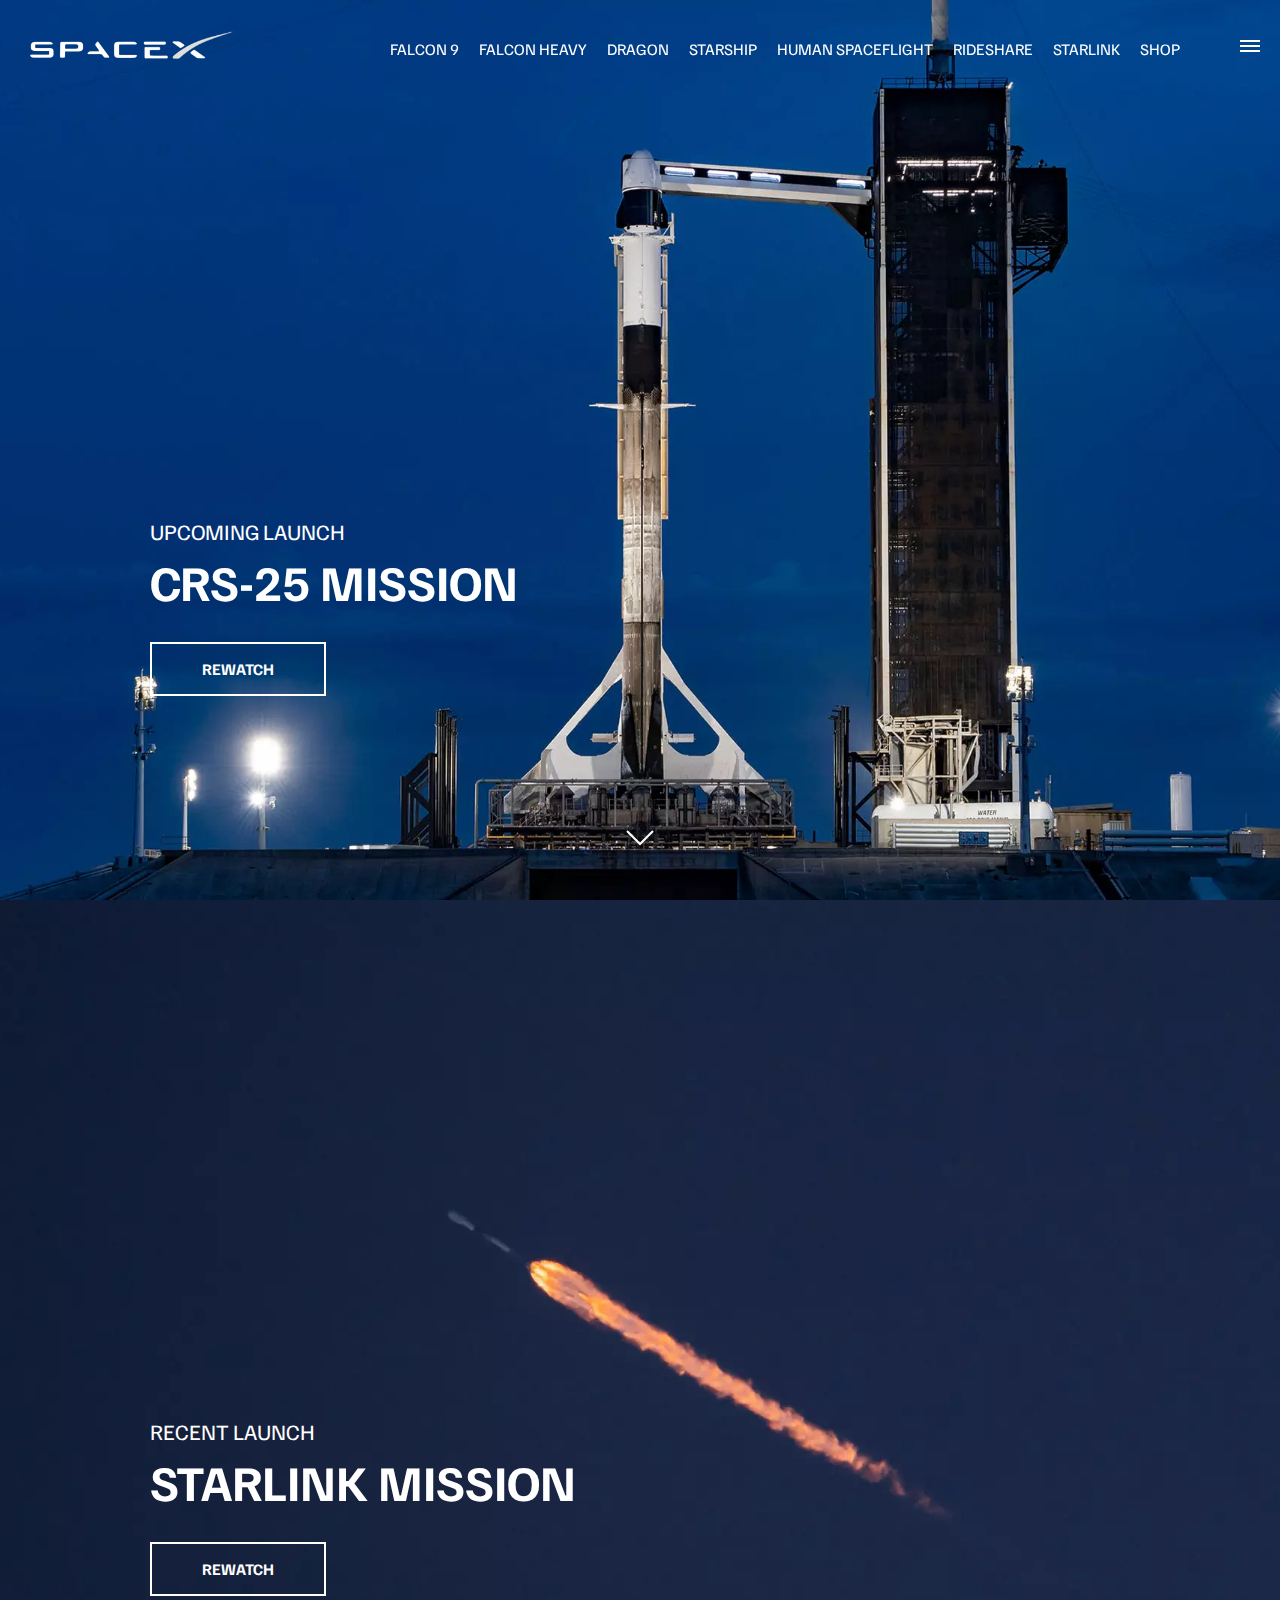
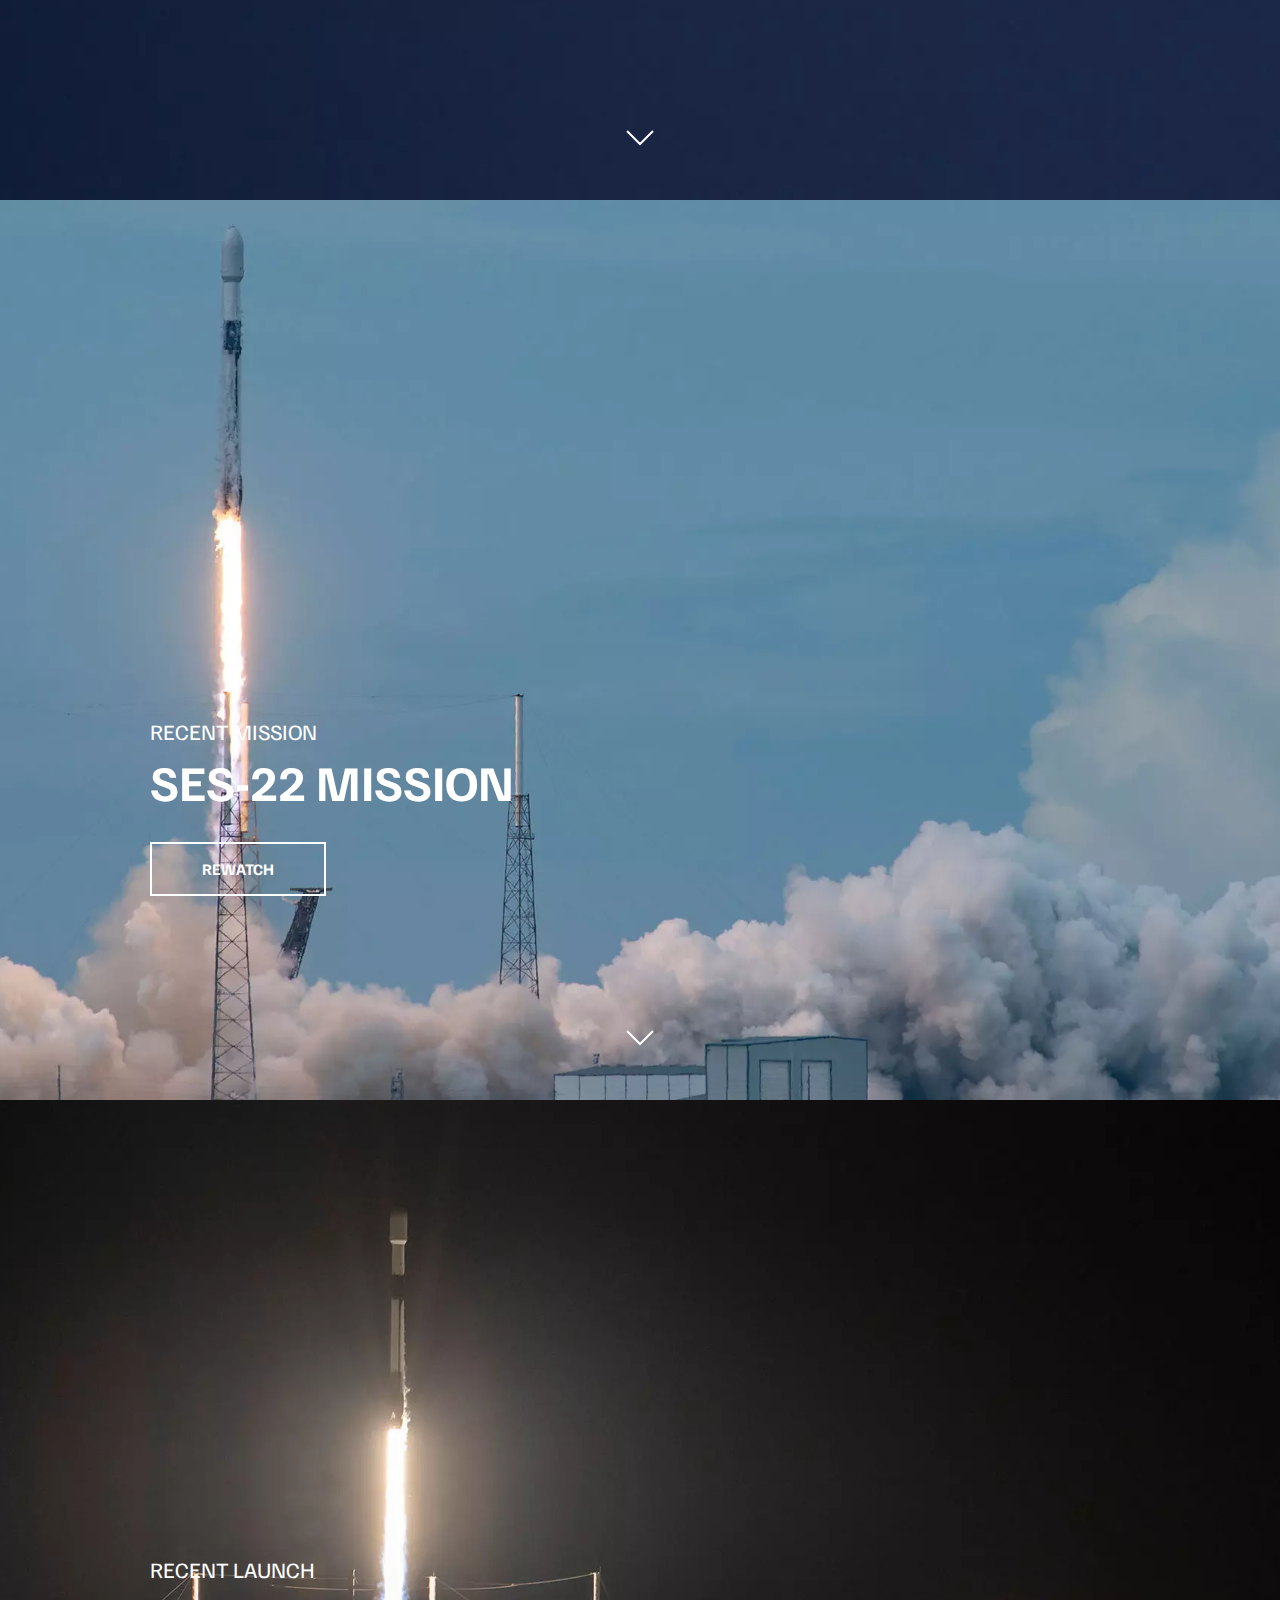
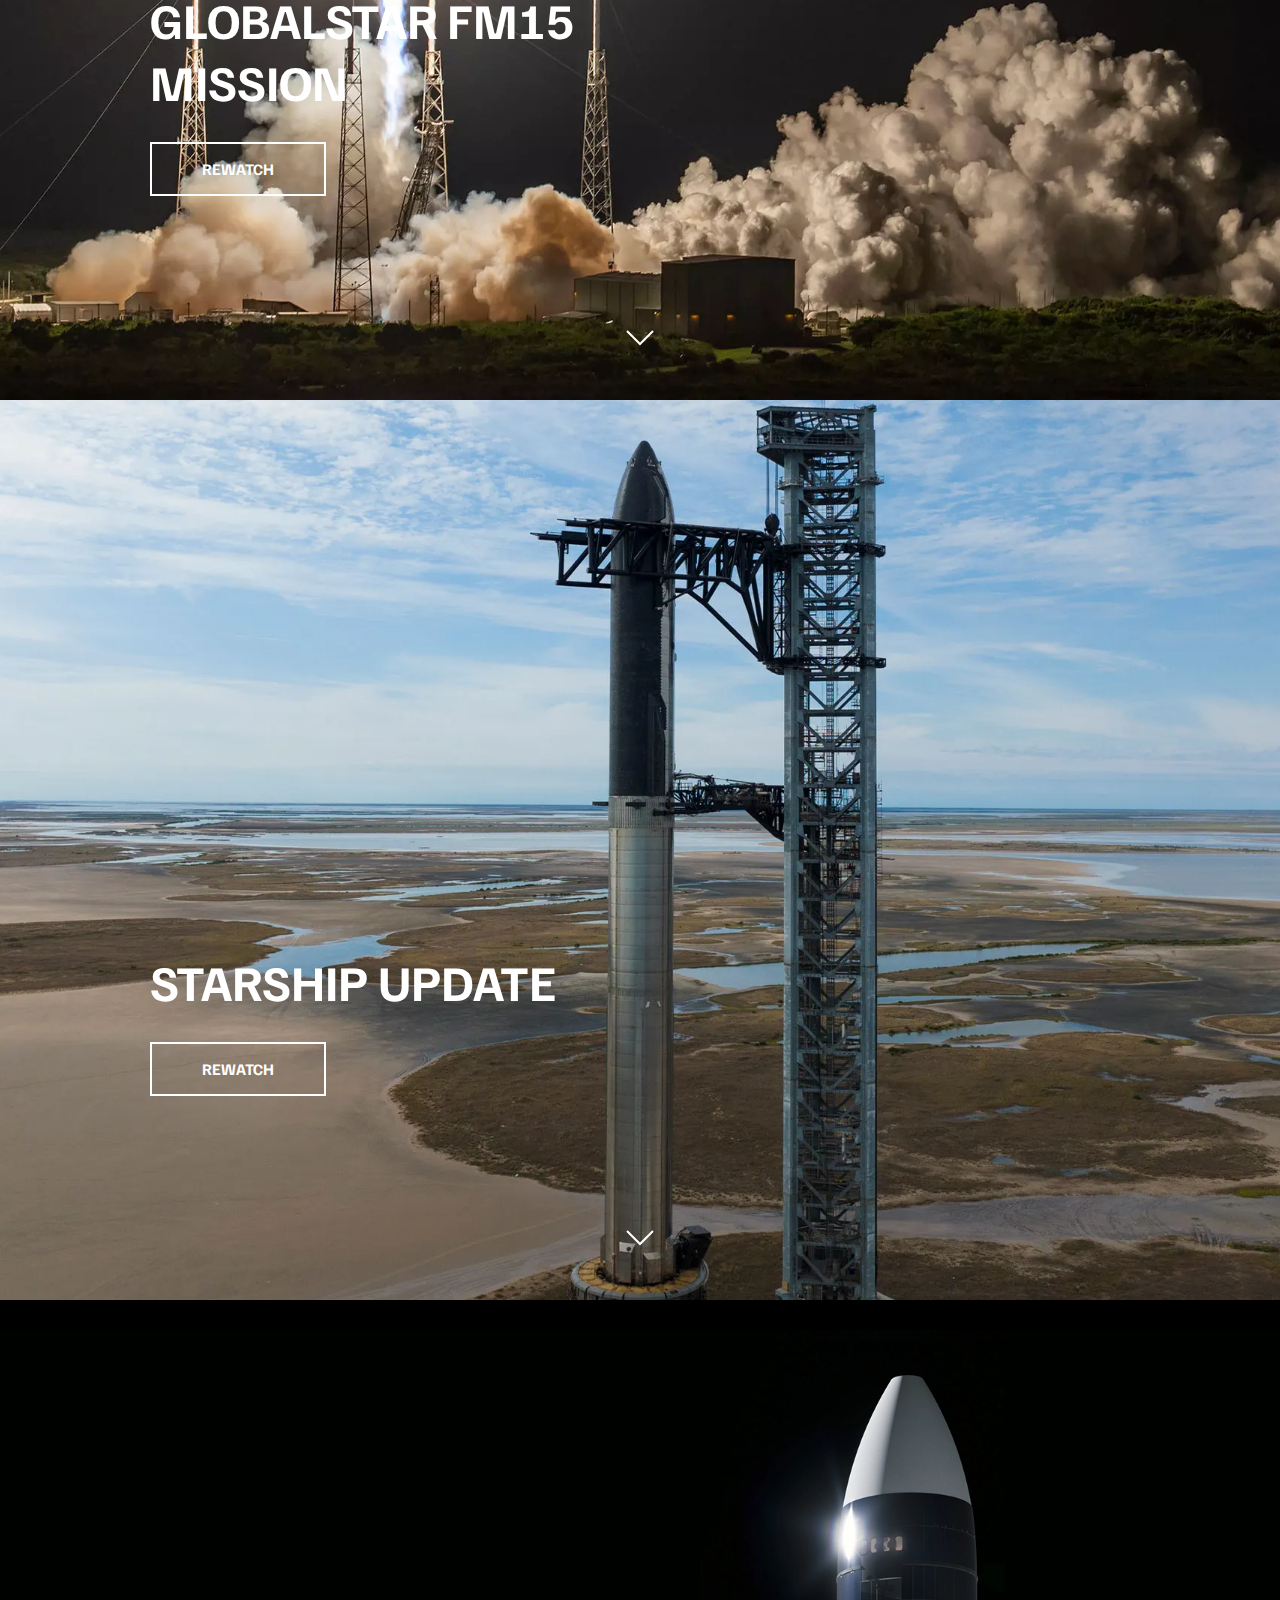
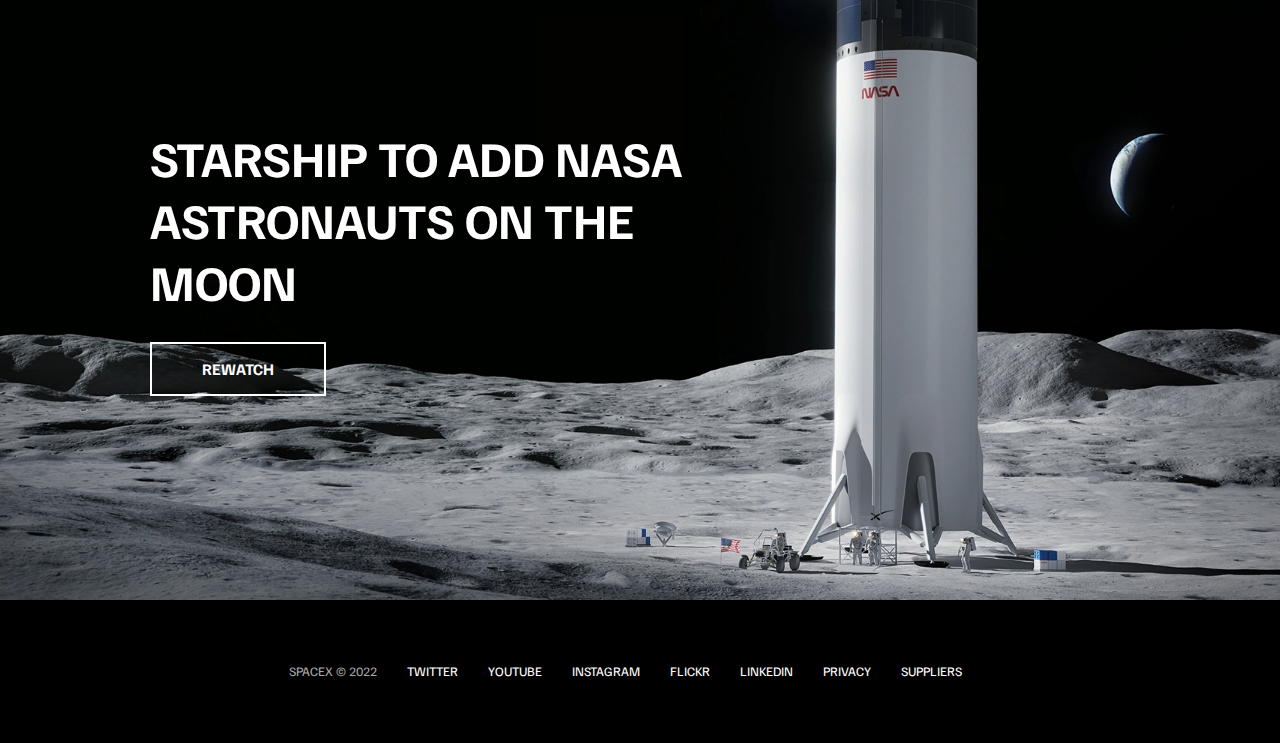
<file: index.html>
<!DOCTYPE html>
<html lang="en">
  <head>
    <meta charset="UTF-8" />
    <meta http-equiv="X-UA-Compatible" content="IE=edge" />
    <meta name="viewport" content="width=device-width, initial-scale=1.0" />
    <link rel="stylesheet" href="css/style.css" />
    <script src="js/script.js" defer></script>
    <title>SpaceX</title>
  </head>
  <body>
    <div id="overlay"></div>
    <div id="mobile-menu" class="mobile-main-menu">
      <ul>
        <li><a href="#">Mission</a></li>
        <li><a href="#">Launches</a></li>
        <li><a href="#">Careers</a></li>
        <li><a href="#">Updates</a></li>
        <li><a href="#">Shop</a></li>

        <li class="mobile-only"><a href="falcon9.html">Falcon 9</a></li>
        <li class="mobile-only">
          <a href="falcon-heavy.html">Falcon Heavy</a>
        </li>
        <li class="mobile-only"><a href="dragon.html">Dragon</a></li>
        <li class="mobile-only"><a href="#">Starship</a></li>
        <li class="mobile-only"><a href="#">Human Spaceflight</a></li>
        <li class="mobile-only"><a href="#">Rideshare</a></li>
        <li class="mobile-only"><a href="#">Starlink</a></li>
      </ul>
    </div>
    <header class="main-header">
      <div class="logo">
        <a href="index.html">
          <img src="img/logo.png" alt="SpaceX" />
        </a>
      </div>
      <nav class="desktop-main-menu">
        <ul>
          <li><a href="falcon9.html">Falcon 9</a></li>
          <li><a href="falcon-heavy.html">Falcon Heavy</a></li>
          <li><a href="dragon.html">Dragon</a></li>
          <li><a href="#">Starship</a></li>
          <li><a href="#">Human Spaceflight</a></li>
          <li><a href="#">Rideshare</a></li>
          <li><a href="#">Starlink</a></li>
          <li><a href="#">Shop</a></li>
        </ul>
      </nav>
    </header>

    <!-- Hamburger Menu -->
    <button id="menu-btn" class="hamburger" type="button">
      <span class="hamburger-top"></span>
      <span class="hamburger-middle"></span>
      <span class="hamburger-bottom"></span>
    </button>

    <!-- Section A -->
    <section class="section-a">
      <div class="section-inner">
        <h4>Upcoming Launch</h4>
        <h2>CRS-25 Mission</h2>
        <a href="#" class="btn">
          <div class="hover"></div>
          <span>Rewatch</span>
        </a>
      </div>

      <div class="scroll-arrow">
        <svg width="30px" height="20px">
          <path
            stroke="#ffffff"
            fill="none"
            stroke-width="2px"
            d="M2.000,5.000 L15.000,18.000 L28.000,5.000 "
          ></path>
        </svg>
      </div>
    </section>

    <!-- Section B -->
    <section class="section-b">
      <div class="section-inner">
        <h4>Recent Launch</h4>
        <h2>Starlink Mission</h2>
        <a href="#" class="btn">
          <div class="hover"></div>
          <span>Rewatch</span>
        </a>
      </div>

      <div class="scroll-arrow">
        <svg width="30px" height="20px">
          <path
            stroke="#ffffff"
            fill="none"
            stroke-width="2px"
            d="M2.000,5.000 L15.000,18.000 L28.000,5.000 "
          ></path>
        </svg>
      </div>
    </section>

    <!-- Section C -->
    <section class="section-c">
      <div class="section-inner">
        <h4>Recent Mission</h4>
        <h2>SES-22 Mission</h2>
        <a href="#" class="btn">
          <div class="hover"></div>
          <span>Rewatch</span>
        </a>
      </div>

      <div class="scroll-arrow">
        <svg width="30px" height="20px">
          <path
            stroke="#ffffff"
            fill="none"
            stroke-width="2px"
            d="M2.000,5.000 L15.000,18.000 L28.000,5.000 "
          ></path>
        </svg>
      </div>
    </section>

    <!-- Section D -->
    <section class="section-d">
      <div class="section-inner">
        <h4>Recent Launch</h4>
        <h2>Globalstar FM15 Mission</h2>
        <a href="#" class="btn">
          <div class="hover"></div>
          <span>Rewatch</span>
        </a>
      </div>

      <div class="scroll-arrow">
        <svg width="30px" height="20px">
          <path
            stroke="#ffffff"
            fill="none"
            stroke-width="2px"
            d="M2.000,5.000 L15.000,18.000 L28.000,5.000 "
          ></path>
        </svg>
      </div>
    </section>

    <!-- Section E -->
    <section class="section-e">
      <div class="section-inner">
        <h2>Starship Update</h2>
        <a href="#" class="btn">
          <div class="hover"></div>
          <span>Rewatch</span>
        </a>
      </div>

      <div class="scroll-arrow">
        <svg width="30px" height="20px">
          <path
            stroke="#ffffff"
            fill="none"
            stroke-width="2px"
            d="M2.000,5.000 L15.000,18.000 L28.000,5.000 "
          ></path>
        </svg>
      </div>
    </section>

    <!-- Section F -->
    <section class="section-f">
      <div class="section-inner">
        <h2>Starship to add NASA astronauts on the moon</h2>
        <a href="#" class="btn">
          <div class="hover"></div>
          <span>Rewatch</span>
        </a>
      </div>
    </section>

    <footer>
      <ul>
        <li>SpaceX &copy; 2022</li>
        <li><a href="#">Twitter</a></li>
        <li><a href="#">YouTube</a></li>
        <li><a href="#">Instagram</a></li>
        <li><a href="#">Flickr</a></li>
        <li><a href="#">LinkedIn</a></li>
        <li><a href="#">Privacy</a></li>
        <li><a href="#">Suppliers</a></li>
      </ul>
    </footer>
  </body>
</html>
</file>
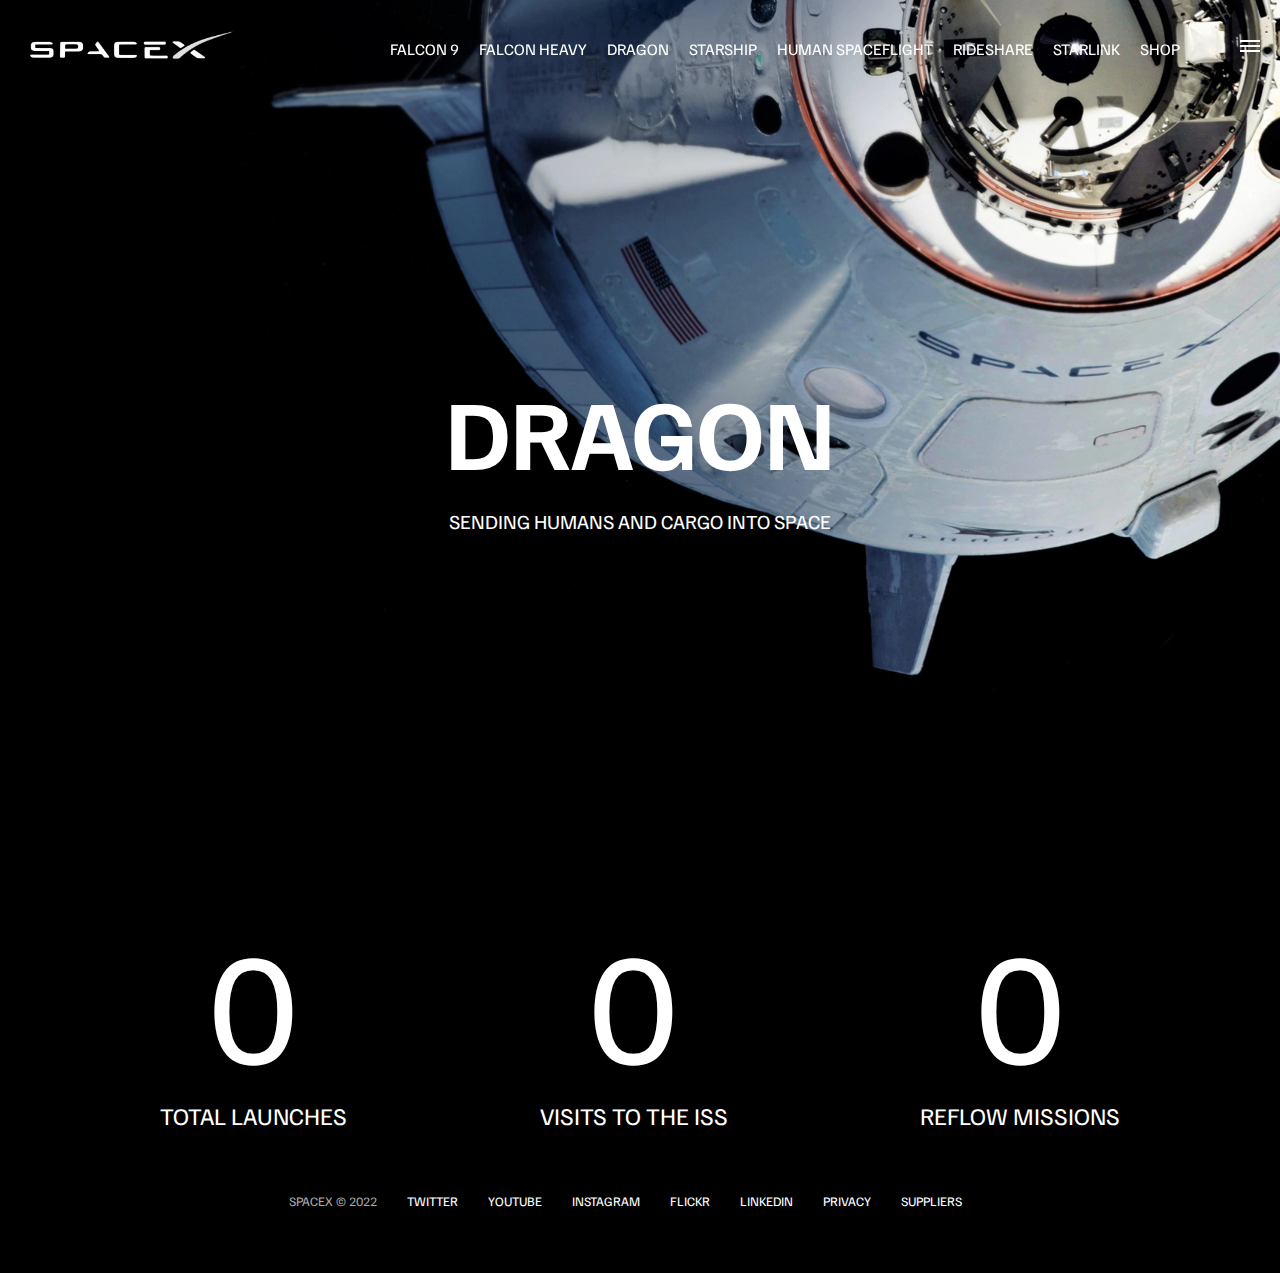
<file: dragon.html>
<!DOCTYPE html>
<html lang="en">
  <head>
    <meta charset="UTF-8" />
    <meta http-equiv="X-UA-Compatible" content="IE=edge" />
    <meta name="viewport" content="width=device-width, initial-scale=1.0" />
    <link rel="stylesheet" href="css/style.css" />
    <script src="js/script.js" defer></script>
    <title>SpaceX - Dragon</title>
  </head>
  <body>
    <div id="overlay"></div>
    <div id="mobile-menu" class="mobile-main-menu">
      <ul>
        <li><a href="#">Mission</a></li>
        <li><a href="#">Launches</a></li>
        <li><a href="#">Careers</a></li>
        <li><a href="#">Updates</a></li>
        <li><a href="#">Shop</a></li>

        <li class="mobile-only"><a href="falcon9.html">Falcon 9</a></li>
        <li class="mobile-only">
          <a href="falcon-heavy.html">Falcon Heavy</a>
        </li>
        <li class="mobile-only"><a href="dragon.html">Dragon</a></li>
        <li class="mobile-only"><a href="#">Starship</a></li>
        <li class="mobile-only"><a href="#">Human Spaceflight</a></li>
        <li class="mobile-only"><a href="#">Rideshare</a></li>
        <li class="mobile-only"><a href="#">Starlink</a></li>
      </ul>
    </div>
    <header class="main-header">
      <div class="logo">
        <a href="index.html">
          <img src="img/logo.png" alt="SpaceX" />
        </a>
      </div>
      <nav class="desktop-main-menu">
        <ul>
          <li><a href="falcon9.html">Falcon 9</a></li>
          <li><a href="falcon-heavy.html">Falcon Heavy</a></li>
          <li><a href="dragon.html">Dragon</a></li>
          <li><a href="#">Starship</a></li>
          <li><a href="#">Human Spaceflight</a></li>
          <li><a href="#">Rideshare</a></li>
          <li><a href="#">Starlink</a></li>
          <li><a href="#">Shop</a></li>
        </ul>
      </nav>
    </header>

    <!-- Hamburger Menu -->
    <button id="menu-btn" class="hamburger" type="button">
      <span class="hamburger-top"></span>
      <span class="hamburger-middle"></span>
      <span class="hamburger-bottom"></span>
    </button>

    <section class="section-animate bg-dragon"></section>
    <div class="section-inner-center">
      <h3>Dragon</h3>
      <p>Sending humans and cargo into space</p>
    </div>

    <div class="stats">
      <div>
        <span class="counter" data-target="34">0</span>
        <h4>Total Launches</h4>
      </div>
      <div>
        <span class="counter" data-target="31">0</span>
        <h4>Visits to the ISS</h4>
      </div>
      <div>
        <span class="counter" data-target="13">0</span>
        <h4>Reflow Missions</h4>
      </div>
    </div>

    <footer>
      <ul>
        <li>SpaceX &copy; 2022</li>
        <li><a href="#">Twitter</a></li>
        <li><a href="#">YouTube</a></li>
        <li><a href="#">Instagram</a></li>
        <li><a href="#">Flickr</a></li>
        <li><a href="#">LinkedIn</a></li>
        <li><a href="#">Privacy</a></li>
        <li><a href="#">Suppliers</a></li>
      </ul>
    </footer>
  </body>
</html>
</file>
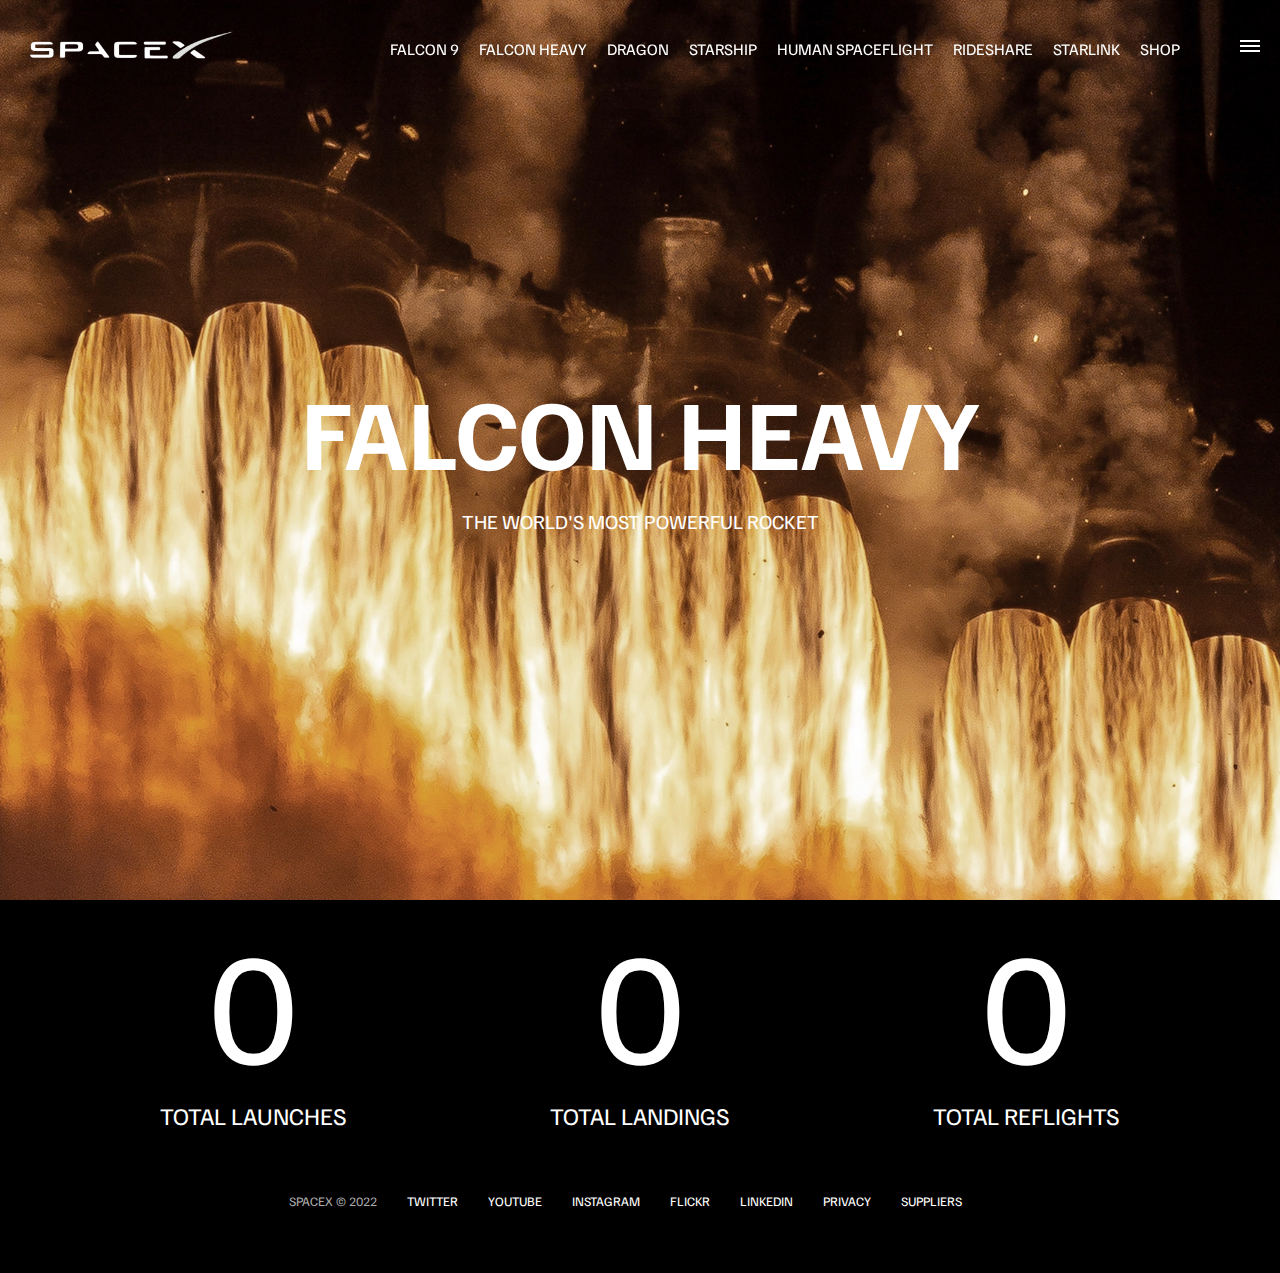
<file: falcon-heavy.html>
<!DOCTYPE html>
<html lang="en">
  <head>
    <meta charset="UTF-8" />
    <meta http-equiv="X-UA-Compatible" content="IE=edge" />
    <meta name="viewport" content="width=device-width, initial-scale=1.0" />
    <link rel="stylesheet" href="css/style.css" />
    <script src="js/script.js" defer></script>
    <title>SpaceX - Falcon Heavy</title>
  </head>
  <body>
    <div id="overlay"></div>
    <div id="mobile-menu" class="mobile-main-menu">
      <ul>
        <li><a href="#">Mission</a></li>
        <li><a href="#">Launches</a></li>
        <li><a href="#">Careers</a></li>
        <li><a href="#">Updates</a></li>
        <li><a href="#">Shop</a></li>

        <li class="mobile-only"><a href="falcon9.html">Falcon 9</a></li>
        <li class="mobile-only">
          <a href="falcon-heavy.html">Falcon Heavy</a>
        </li>
        <li class="mobile-only"><a href="dragon.html">Dragon</a></li>
        <li class="mobile-only"><a href="#">Starship</a></li>
        <li class="mobile-only"><a href="#">Human Spaceflight</a></li>
        <li class="mobile-only"><a href="#">Rideshare</a></li>
        <li class="mobile-only"><a href="#">Starlink</a></li>
      </ul>
    </div>
    <header class="main-header">
      <div class="logo">
        <a href="index.html">
          <img src="img/logo.png" alt="SpaceX" />
        </a>
      </div>
      <nav class="desktop-main-menu">
        <ul>
          <li><a href="falcon9.html">Falcon 9</a></li>
          <li><a href="falcon-heavy.html">Falcon Heavy</a></li>
          <li><a href="dragon.html">Dragon</a></li>
          <li><a href="#">Starship</a></li>
          <li><a href="#">Human Spaceflight</a></li>
          <li><a href="#">Rideshare</a></li>
          <li><a href="#">Starlink</a></li>
          <li><a href="#">Shop</a></li>
        </ul>
      </nav>
    </header>

    <!-- Hamburger Menu -->
    <button id="menu-btn" class="hamburger" type="button">
      <span class="hamburger-top"></span>
      <span class="hamburger-middle"></span>
      <span class="hamburger-bottom"></span>
    </button>

    <section class="section-animate bg-falcon-heavy"></section>
    <div class="section-inner-center">
      <h3>Falcon Heavy</h3>
      <p>The world's most powerful rocket</p>
    </div>

    <div class="stats">
      <div>
        <span class="counter" data-target="3">0</span>
        <h4>Total Launches</h4>
      </div>
      <div>
        <span class="counter" data-target="7">0</span>
        <h4>Total Landings</h4>
      </div>
      <div>
        <span class="counter" data-target="4">0</span>
        <h4>Total Reflights</h4>
      </div>
    </div>

    <footer>
      <ul>
        <li>SpaceX &copy; 2022</li>
        <li><a href="#">Twitter</a></li>
        <li><a href="#">YouTube</a></li>
        <li><a href="#">Instagram</a></li>
        <li><a href="#">Flickr</a></li>
        <li><a href="#">LinkedIn</a></li>
        <li><a href="#">Privacy</a></li>
        <li><a href="#">Suppliers</a></li>
      </ul>
    </footer>
  </body>
</html>
</file>
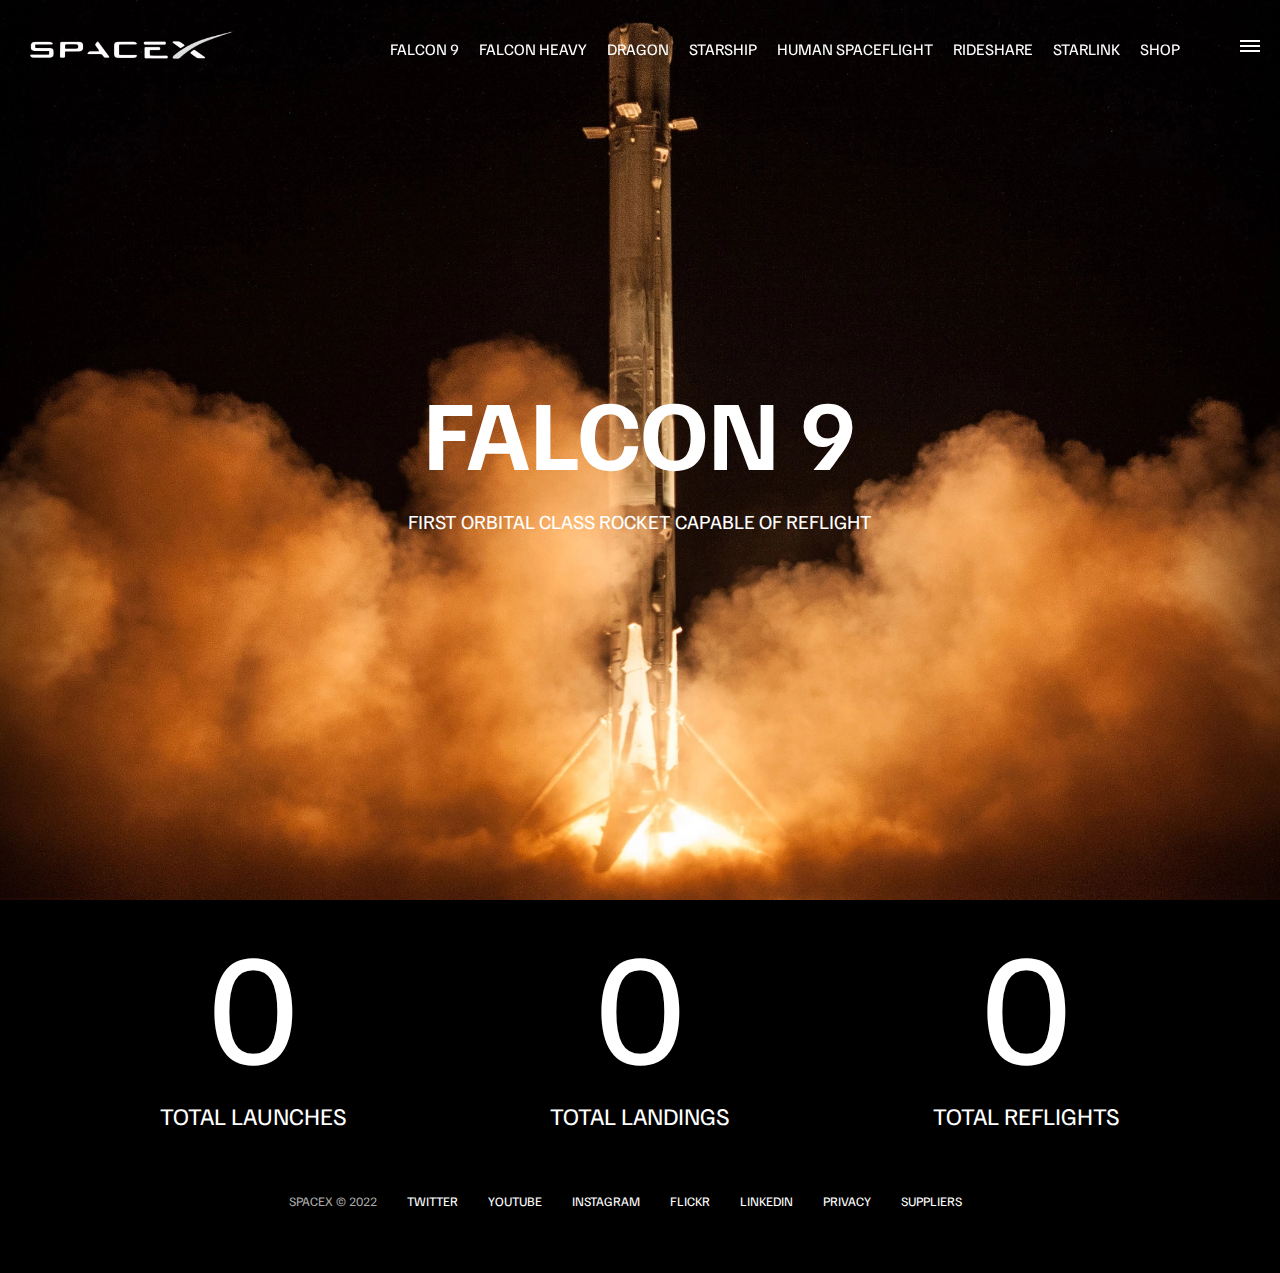
<file: falcon9.html>
<!DOCTYPE html>
<html lang="en">
  <head>
    <meta charset="UTF-8" />
    <meta http-equiv="X-UA-Compatible" content="IE=edge" />
    <meta name="viewport" content="width=device-width, initial-scale=1.0" />
    <link rel="stylesheet" href="css/style.css" />
    <script src="js/script.js" defer></script>
    <title>SpaceX - Falcon 9</title>
  </head>
  <body>
    <div id="overlay"></div>
    <div id="mobile-menu" class="mobile-main-menu">
      <ul>
        <li><a href="#">Mission</a></li>
        <li><a href="#">Launches</a></li>
        <li><a href="#">Careers</a></li>
        <li><a href="#">Updates</a></li>
        <li><a href="#">Shop</a></li>

        <li class="mobile-only"><a href="falcon9.html">Falcon 9</a></li>
        <li class="mobile-only">
          <a href="falcon-heavy.html">Falcon Heavy</a>
        </li>
        <li class="mobile-only"><a href="dragon.html">Dragon</a></li>
        <li class="mobile-only"><a href="#">Starship</a></li>
        <li class="mobile-only"><a href="#">Human Spaceflight</a></li>
        <li class="mobile-only"><a href="#">Rideshare</a></li>
        <li class="mobile-only"><a href="#">Starlink</a></li>
      </ul>
    </div>
    <header class="main-header">
      <div class="logo">
        <a href="index.html">
          <img src="img/logo.png" alt="SpaceX" />
        </a>
      </div>
      <nav class="desktop-main-menu">
        <ul>
          <li><a href="falcon9.html">Falcon 9</a></li>
          <li><a href="falcon-heavy.html">Falcon Heavy</a></li>
          <li><a href="dragon.html">Dragon</a></li>
          <li><a href="#">Starship</a></li>
          <li><a href="#">Human Spaceflight</a></li>
          <li><a href="#">Rideshare</a></li>
          <li><a href="#">Starlink</a></li>
          <li><a href="#">Shop</a></li>
        </ul>
      </nav>
    </header>

    <!-- Hamburger Menu -->
    <button id="menu-btn" class="hamburger" type="button">
      <span class="hamburger-top"></span>
      <span class="hamburger-middle"></span>
      <span class="hamburger-bottom"></span>
    </button>

    <section class="section-animate bg-falcon-9"></section>
    <div class="section-inner-center">
      <h3>Falcon 9</h3>
      <p>First orbital class rocket capable of reflight</p>
    </div>

    <div class="stats">
      <div>
        <span class="counter" data-target="3">0</span>
        <h4>Total Launches</h4>
      </div>
      <div>
        <span class="counter" data-target="7">0</span>
        <h4>Total Landings</h4>
      </div>
      <div>
        <span class="counter" data-target="4">0</span>
        <h4>Total Reflights</h4>
      </div>
    </div>

    <footer>
      <ul>
        <li>SpaceX &copy; 2022</li>
        <li><a href="#">Twitter</a></li>
        <li><a href="#">YouTube</a></li>
        <li><a href="#">Instagram</a></li>
        <li><a href="#">Flickr</a></li>
        <li><a href="#">LinkedIn</a></li>
        <li><a href="#">Privacy</a></li>
        <li><a href="#">Suppliers</a></li>
      </ul>
    </footer>
  </body>
</html>
</file>
<file: css/style.css>
@import url('https://fonts.googleapis.com/css2?family=Familjen+Grotesk:wght@400;600;700&display=swap');

*,
*::before,
*::after {
  margin: 0;
  padding: 0;
  box-sizing: border-box;
}

body {
  font-family: 'Familjen Grotesk', sans-serif;
  background: #000;
  color: #fff;
}

a {
  text-decoration: none;
  color: #fff;
}

ul {
  list-style: none;
}

/* Header/Navbar */
.main-header {
  position: fixed;
  top: 0;
  left: 0;
  width: 100%;
  z-index: 3;
  display: flex;
  justify-content: space-between;
  align-items: center;
  text-transform: uppercase;
  height: 100px;
  padding: 0 30px;
}

/* Logo */
.logo {
  width: 210px;
  height: auto;
}

.logo img {
  display: block;
  width: 100%;
  height: auto;
}

/* Desktop Menu */
.desktop-main-menu {
  margin-right: 50px;
}

.desktop-main-menu ul {
  display: flex;
}

.desktop-main-menu ul li {
  position: relative;
  margin-right: 20px;
  padding-bottom: 2px;
}

/* Menu item bottom border */
.desktop-main-menu ul li a::after {
  content: '';
  position: absolute;
  bottom: 0;
  left: 0;
  width: 100%;
  height: 1px;
  background: #fff;
  transform: scaleX(0);
  transition: transform 0.6s cubic-bezier(0.19, 1, 0.22, 1);
  transform-origin: right center;
}

.desktop-main-menu ul li a:hover::after {
  transform: scaleX(1);
  transform-origin: left center;
  transition-duration: 0.4s;
}

/* Sections */
section {
  position: relative;
  height: 100vh;
  background-position: center center;
  background-repeat: no-repeat;
  background-size: cover;
  text-transform: uppercase;
}

.section-inner {
  position: absolute;
  bottom: 200px;
  left: 150px;
  max-width: 560px;
}

.section-inner h4 {
  font-size: 22px;
  margin-bottom: 5px;
  font-weight: 300;
  animation: fadeInUp 0.5s ease-in-out;
}

.section-inner h2 {
  font-size: 50px;
  font-weight: 700;
  margin-bottom: 20px;
  animation: fadeInUp 0.5s ease-in-out 0.2s;
  animation-fill-mode: both; // Stop from showing at start
}

.section-inner a {
  animation: fadeInUp 0.5s ease-in-out 0.4s;
  animation-fill-mode: both; // Stop from showing at start
}

/* Background images */
.section-a {
  background-image: url('../img/section-a.webp');
}
.section-b {
  background-image: url('../img/section-b.webp');
}
.section-c {
  background-image: url('../img/section-c.webp');
}
.section-d {
  background-image: url('../img/section-d.webp');
}
.section-e {
  background-image: url('../img/section-e.webp');
}
.section-f {
  background-image: url('../img/section-f.webp');
}

.btn {
  position: relative;
  display: inline-block;
  cursor: pointer;
  text-align: center;
  min-width: 130px;
  padding: 15px 50px;
  margin-top: 10px;
  border: 2px solid #fff;
  text-transform: uppercase;
  font-weight: bold;
  overflow: hidden;
  z-index: 2;
}

.btn:hover span {
  color: #000;
}

.btn .hover {
  position: absolute;
  top: 0;
  left: 0;
  width: 100%;
  height: 100%;
  background-color: #fff;
  color: #000;
  z-index: -1;
  transform: translateY(100%);
  transition: transform 0.6s cubic-bezier(0.19, 1, 0.22, 1);
}

.btn:hover .hover {
  transform: translateY(0);
}

.scroll-arrow {
  position: absolute;
  bottom: 50px;
  left: 50%;
  transform: translateX(-50%);
  animation: fadeBounce 5s infinite;
}

/* Footer */
footer {
  position: relative;
  padding: 55px 0;
}

footer ul {
  display: flex;
  justify-content: center;
  align-items: center;
  flex-wrap: wrap;
}

footer ul li {
  margin-right: 30px;
  color: #aaa;
  text-transform: uppercase;
  font-size: 13px;
  line-height: 2.5;
}

footer ul li a {
  color: #fff;
  transition: color 0.6s;
}

footer ul li a:hover {
  color: #aaa;
}

/* Hamburger Menu */
.hamburger {
  position: fixed;
  top: 40px;
  right: 20px;
  z-index: 10;
  cursor: pointer;
  width: 20px;
  height: 20px;
  background: none;
  border: none;
}

.hamburger-top,
.hamburger-middle,
.hamburger-bottom {
  position: absolute;
  width: 20px;
  height: 2px;
  top: 0;
  left: 0;
  background: #fff;
  transition: all 0.5s;
}

.hamburger-middle {
  transform: translateY(5px);
}

.hamburger-bottom {
  transform: translateY(10px);
}

/* Transition hamburger to X when open */
.open {
  transform: rotate(90deg);
}

.open .hamburger-top {
  transform: rotate(45deg) translateY(6px) translateX(6px);
}

.open .hamburger-middle {
  display: none;
}

.open .hamburger-bottom {
  transform: rotate(-45deg) translateY(6px) translateX(-6px);
}

/* Overlay */
.overlay-show {
  position: fixed;
  top: 0;
  left: 0;
  width: 100%;
  height: 100%;
  background-color: rgba(0, 0, 0, 0.5);
  z-index: 3;
}

/* Stop body scroll */
.stop-scrolling {
  overflow: hidden;
}

/* Hide mobile main menu items */
.mobile-only {
  display: none;
}

/* Mobile menu */
.mobile-main-menu {
  position: fixed;
  top: 0;
  right: 0;
  width: 350px;
  height: 100%;
  background: #000;
  z-index: 4;
  display: flex;
  align-items: center;
  justify-content: center;
  transform: translateX(100%);
  transition: transform 0.6s cubic-bezier(0.19, 1, 0.22, 1);
}

/* Bring menu from right */
.show-menu {
  transform: translateX(0);
}

.mobile-main-menu ul {
  display: flex;
  flex-direction: column;
  align-items: end;
  justify-content: center;
  padding: 50px;
  width: 100%;
}

.mobile-main-menu ul li {
  margin-bottom: 20px;
  font-size: 18px;
  text-transform: uppercase;
  border-bottom: 1px #555 dotted;
  width: 100%;
  text-align: right;
  padding-bottom: 8px;
}

.mobile-main-menu ul li a {
  color: #fff;
  transition: color 0.6s;
}

.mobile-main-menu ul li a:hover {
  color: #aaa;
}

/* Inner Pages */
.bg-falcon-9 {
  background-image: url('../img/falcon-9.webp');
}

.bg-falcon-heavy {
  background-image: url('../img/falcon-heavy.webp');
}

.bg-dragon {
  background-image: url('../img/dragon.webp');
}

.section-animate {
  animation: fadeIn 2s ease-in-out;
}

.section-inner-center {
  position: absolute;
  top: 50%;
  left: 50%;
  transform: translate(-50%, -50%);
  text-transform: uppercase;
  text-align: center;
  width: 80%;
}

.section-inner-center h3 {
  font-size: 100px;
  margin-bottom: 15px;
  animation: fadeInUp 0.5s ease-in-out;
}

.section-inner-center p {
  font-size: 20px;
  animation: fadeInUp 0.5s ease-in-out 0.2s;
  animation-fill-mode: both;
}

/* Stats */
.stats {
  max-width: 960px;
  margin: 0 auto;
  display: flex;
  align-items: center;
  justify-content: space-between;
  text-align: center;
  text-transform: uppercase;
}

.stats div span {
  font-size: 160px;
}

.stats div h4 {
  font-size: 24px;
  font-weight: 300;
}

/* Animations */

@keyframes fadeInUp {
  0% {
    opacity: 0;
    transform: translateY(140px);
  }

  100% {
    opacity: 1;
    transform: translateY(0);
  }
}

@keyframes fadeIn {
  0% {
    opacity: 0;
  }

  100% {
    opacity: 1;
  }
}

@keyframes fadeBounce {
  0%,
  20%,
  50%,
  80%,
  100% {
    opacity: 0;
    transform: translateY(-20px);
  }

  40% {
    opacity: 1;
    transform: translateY(0);
  }
}

/* Media Queries */

@media (max-width: 960px) {
  /* Hide desktop menu */
  .desktop-main-menu {
    display: none;
  }

  /* Show main mobile items */
  .mobile-only {
    display: block;
  }

  .section-inner-center h3 {
    font-size: 75px;
  }
}

@media (max-width: 600px) {
  .section-inner {
    bottom: 75px;
    left: 20px;
  }

  .section-inner h2 {
    font-size: 40px;
  }

  footer ul li:first-child {
    position: absolute;
    top: 30px;
    left: 50%;
    transform: translate(-50%, -50%);
  }

  footer ul li {
    margin-right: 15px;
  }

  .logo {
    width: 150px;
    margin: auto;
  }

  .section-inner-center h3 {
    font-size: 50px;
  }

  /* Stats */
  .stats {
    flex-direction: column;
  }

  .stats div {
    margin-bottom: 20px;
  }
}
</file>
